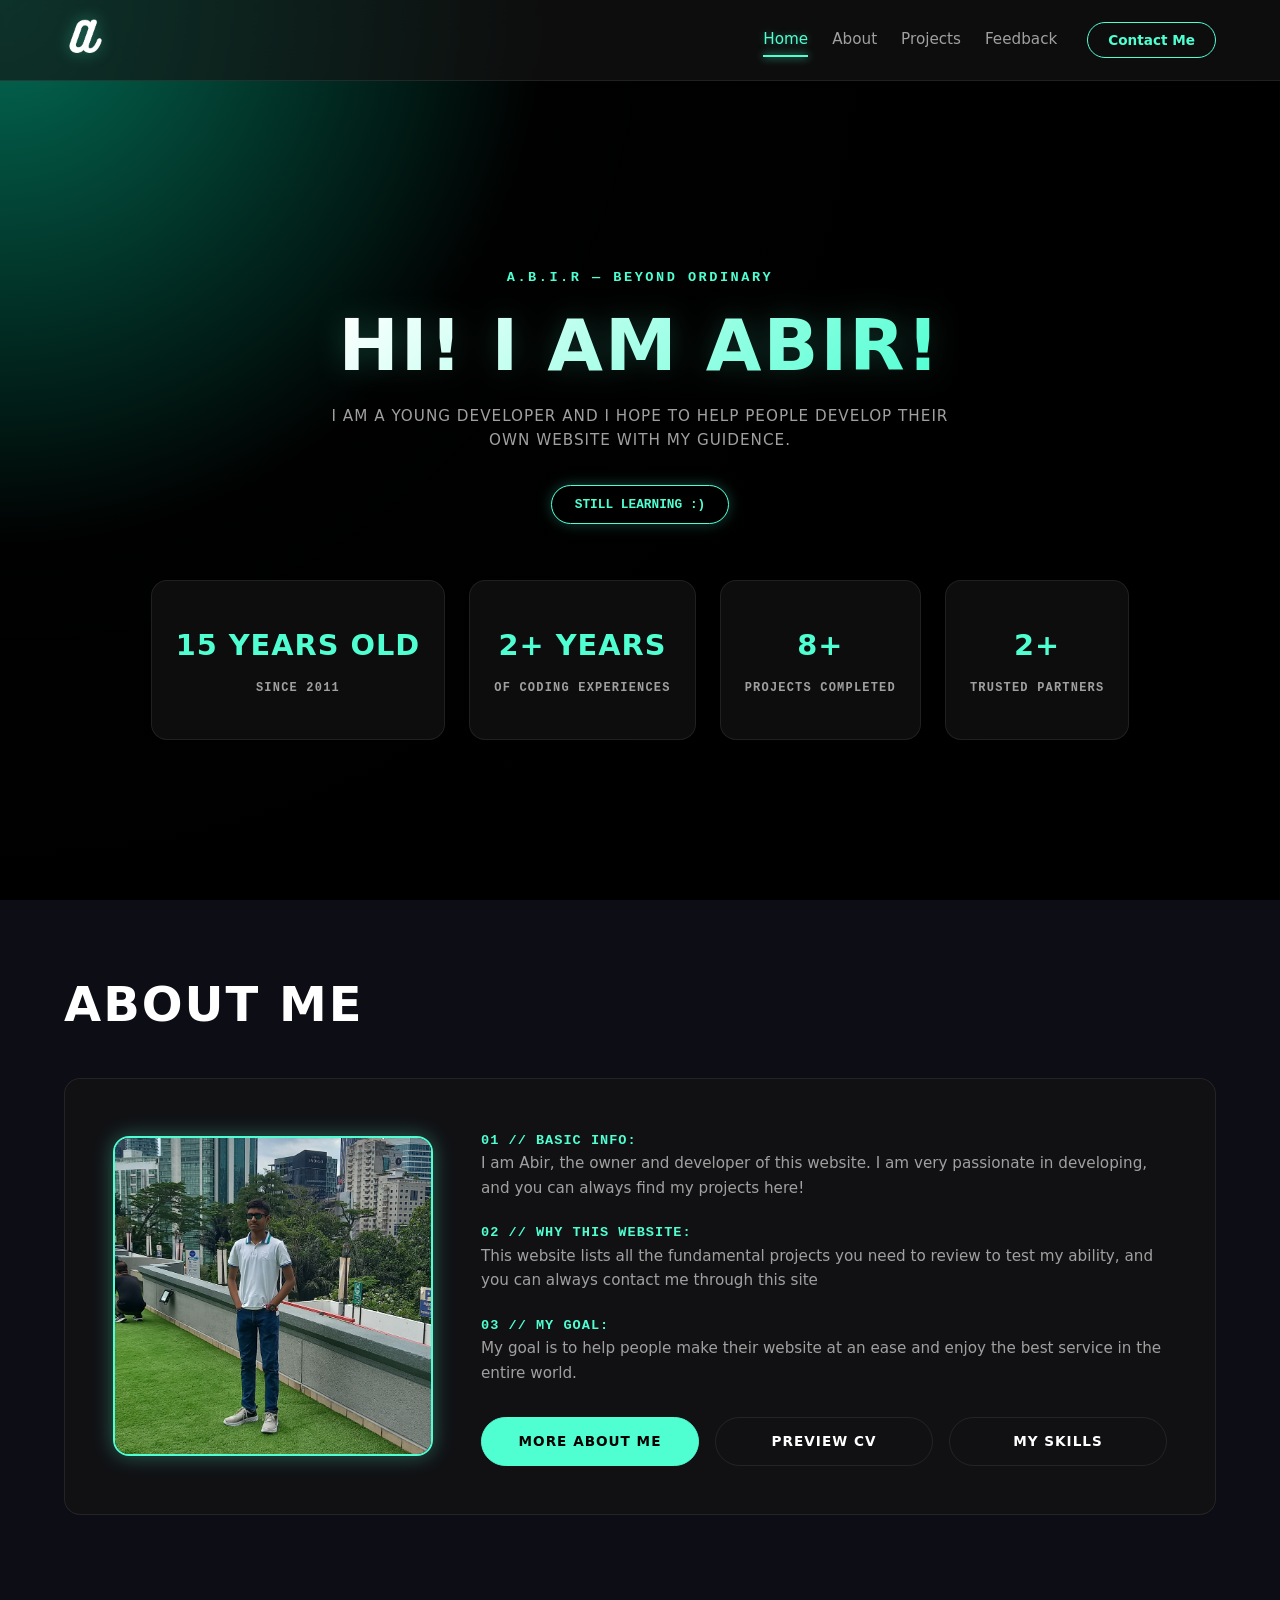
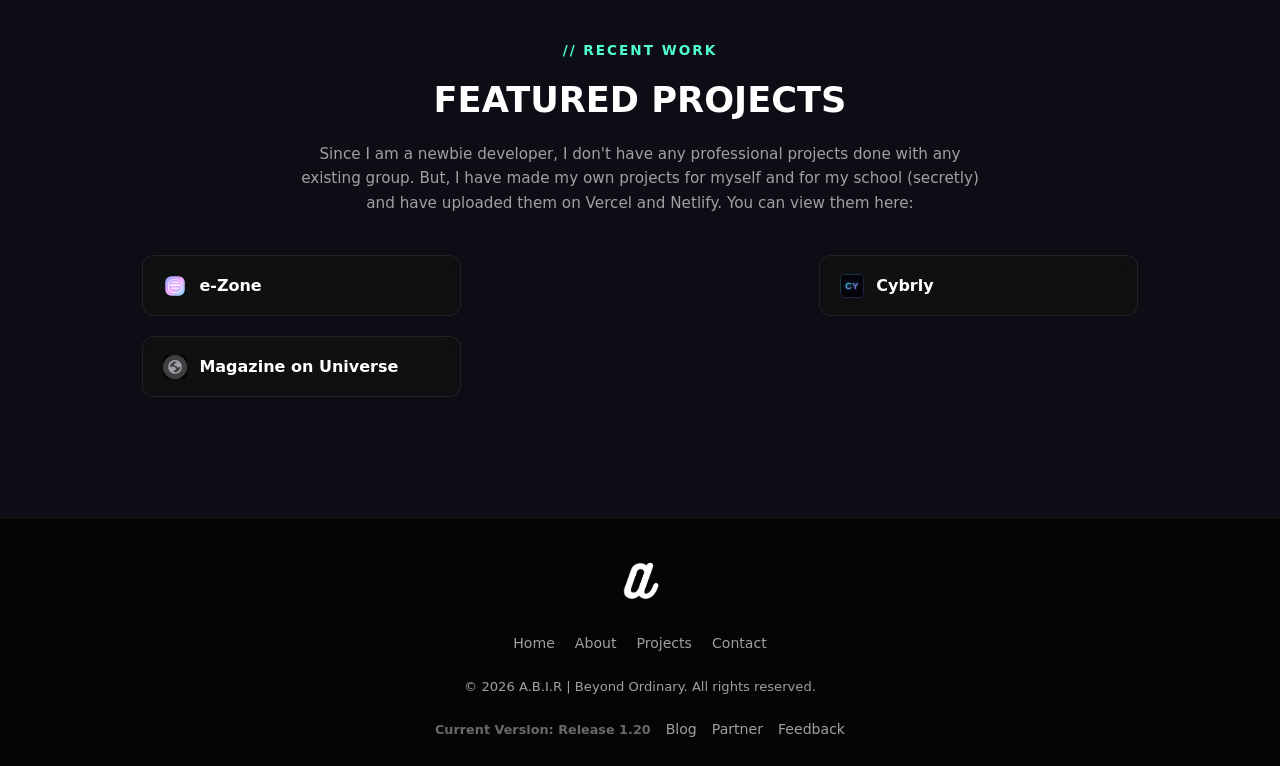
<file: index.html>
<!DOCTYPE html>
<html lang="en">
<head>
  <meta charset="UTF-8">
  <meta name="viewport" content="width=device-width, initial-scale=1.0">
  <title>A.B.I.R | Beyond Ordinary</title>
  <link rel="stylesheet" href="https://cdnjs.cloudflare.com/ajax/libs/font-awesome/6.5.1/css/all.min.css">
  <link rel="stylesheet" href="https://cdnjs.cloudflare.com/ajax/libs/font-awesome/6.5.1/css/all.min.css">
  <link rel="icon" href="/assets/images/icons/favicon.png" type="image/png">
  <link rel="stylesheet" href="css/index.css">
  <script src="js/components.js" defer></script>
  
</head>
<body>

  <div id="topbar"></div>
  
  <!--Main Body-->
  <section class="hero-section">
  <h1 class="hero-subtitle font-mono">A.B.I.R — BEYOND ORDINARY</h1>

  <h2 class="hero-title">Hi! I am Abir!</h2>

  <p class="hero-description">
    I am a young developer and I hope to help people develop their own website with my guidence.
  </p>

  <div class="hero-badge-container">
    <span class="hero-badge font-mono">STILL LEARNING :)</span>
  </div>

<div class="stats-grid">
  <a href="/pages/about.html" class="stat-card">
    <h3 class="stat-number">15 YEARS OLD</h3>
    <p class="stat-label font-mono">SINCE 2011</p>
  </a>

  <a href="/pages/about.html" class="stat-card">
    <h3 class="stat-number">2+ YEARS</h3>
    <p class="stat-label font-mono">OF CODING EXPERIENCES</p>
  </a>

  <a href="/pages/projects.html" class="stat-card">
    <h3 class="stat-number">8+</h3>
    <p class="stat-label font-mono">PROJECTS COMPLETED</p>
  </a>

  <a href="/pages/partners.html" class="stat-card">
    <h3 class="stat-number">2+</h3>
    <p class="stat-label font-mono">TRUSTED PARTNERS</p>
  </a>
</div>
</section>

<section class="about-section">
  <h2 class="section-title">ABOUT ME</h2>

  <div class="about-card">
<div class="about-me-picture">
  <img src="/assets/images/profiles/7.jpg" alt="Abir Profile Picture">
  <div class="img-caption font-mono">
    Abir Biswas — Developer and Owner of A.B.I.R
  </div>
</div>

    <div class="about-content">
      <div class="about-text">
        <p class="about-para">
          <strong class="font-mono text-accent">01 // BASIC INFO:</strong><br>
          I am Abir, the owner and developer of this website. I am very passionate in developing, and you can always find my projects here!
        </p>

        <p class="about-para">
          <strong class="font-mono text-accent">02 // WHY THIS WEBSITE:</strong><br>
          This website lists all the fundamental projects you need to review to test my ability, and you can always contact me through this site
        </p>

        <p class="about-para">
          <strong class="font-mono text-accent">03 // MY GOAL:</strong><br>
          My goal is to help people make their website at an ease and enjoy the best service in the entire world.
        </p>
      </div>

      <div class="about-actions">
        <a href="/pages/about.html" class="btn-about">More About Me</a>
        <a href="/pages/cv.html" class="btn-about btn-secondary">Preview CV</a>
        <a href="/pages/skills.html" class="btn-about btn-secondary">My Skills</a>
      </div>
    </div>
  </div>
</section>

<section class="projects-section" id="projects">
  <div class="projects-header">
    <p class="section-subtitle">// RECENT WORK</p>
    <h2 class="section-title">FEATURED PROJECTS</h2>
    <p class="section-description">
      Since I am a newbie developer, I don't have any professional projects done with any existing group. But, I have made my own projects for myself and for my school (secretly) and have uploaded them on Vercel and Netlify. You can view them here:
    </p>
  </div>
  <div class="projects-grid">

  <a href="https://e-zone-seven.vercel.app" target="_blank" class="project-card">
    <div class="card-header">
      <div class="site-info">
        <img src="/assets/images/icons/e-zone.svg" alt="e-Zone" class="favicon" onerror="this.src='https://via.placeholder.com/32/4fffd2/000000?text=E'">
        <span class="site-name">e-Zone</span>
      </div>
      <span class="host-badge host-vercel" title="Hosted on Vercel">V</span>
    </div>

    <div class="card-expandable-content">
      <div class="site-preview">
        <img src="/assets/images/background_preview/e-zone-preview.png" alt="e-Zone Preview" onerror="this.src='https://via.placeholder.com/400x200/151515/4fffd2?text=e-Zone+Preview'">
      </div>
      
      <p class="project-description">
        A modern e-book store site, hostedvon vercel allowes uservto visit the effect of vibe coding on a professional site. Developed solo by <a>Abir Biswas</a>.
      </p>

      <div class="tech-tags">
        <span class="tag">HTML</span>
        <span class="tag">CSS</span>
        <span class="tag">JS</span>
      </div>
    </div>
  </a>

  <a href="https://cybrly.netlify.app" target="_blank" class="project-card">
    <div class="card-header">
      <div class="site-info">
        <img src="/assets/images/icons/cybrly.svg" alt="Cybrly" class="favicon" onerror="this.src='https://via.placeholder.com/32/4fffd2/000000?text=C'">
        <span class="site-name">Cybrly</span>
      </div>
      <span class="host-badge host-netlify" title="Hosted on Netlify">N</span>
    </div>

    <div class="card-expandable-content">
      <div class="site-preview">
        <img src="/assets/images/background_preview/cybrly-preview.png" alt="Cybrly Preview" onerror="this.src='https://via.placeholder.com/400x200/151515/4fffd2?text=Cybrly+Preview'">
      </div>
      
      <p class="project-description">
        A futuristic cybersecurity dashboard & resource hub giving real-time data insights, interactive modules, and tech tools.
      </p>

      <div class="tech-tags">
        <span class="tag">HTML</span>
        <span class="tag">CSS</span>
        <span class="tag">JS</span>
      </div>
    </div>
  </a>

  <a href="https://galaxiesanduniverse.netlify.app" target="_blank" class="project-card">
    <div class="card-header">
      <div class="site-info">
        <img src="/assets/images/icons/default-favicon.png" alt="Magazine on Universe" class="favicon" onerror="this.src='https://via.placeholder.com/32/4fffd2/000000?text=U'">
        <span class="site-name">Magazine on Universe</span>
      </div>
      <span class="host-badge host-netlify" title="Hosted on Netlify">N</span>
    </div>

    <div class="card-expandable-content">
      <div class="site-preview">
        <img src="/assets/images/background_preview/galaxies-and-universe-preview.png" alt="Universe Magazine Preview" onerror="this.src='https://via.placeholder.com/400x200/151515/4fffd2?text=Universe+Magazine'">
      </div>
      
      <p class="project-description">
        An immersive digital magazine layout exploring space, astronomy, and cosmic discoveries with interactive article cards.
      </p>

      <div class="tech-tags">
        <span class="tag">HTML</span>
        <span class="tag">CSS</span>
        <span class="tag">JS</span>
      </div>
    </div>
  </a>

</div>
</section>

  <div id="footer"></div>

</body>
</html>
</file>
<file: css/index.css>
/* Import component styles (topbar & footer) */
@import url('/global.css');

/* Basic CSS Reset & General Setup */
* {
  margin: 0;
  padding: 0;
  box-sizing: border-box;
}

body {
  background-color: #0a0a0a; /* Dark theme to match your footer */
  color: #ffffff;
  font-family: system-ui, -apple-system, BlinkMacSystemFont, 'Segoe UI', Roboto, Oxygen, Ubuntu, Cantarell, sans-serif;
  min-height: 100vh;
  display: flex;
  flex-direction: column;
}

/* Keeps the footer pushed to the bottom if page content is short */
#topbar {
  width: 100%;
}

#footer {
  width: 100%;
  margin-top: auto; /* Magic layout rule: pushes footer to bottom */
}

/* Main Content Area (Optional styling for main body text/sections) */
main {
  width: 100%;
  max-width: 1200px;
  margin: 0 auto;
  padding: 2rem 1rem;
}

/* ==========================================================================
   HERO SECTION STYLES & ANIMATIONS
   ========================================================================== */
.hero-section {
  display: flex;
  flex-direction: column;
  align-items: center;
  justify-content: center;
  text-align: center;
  min-height: calc(100vh - 90px);
  padding: 4rem 1.5rem 3rem 1.5rem;
  max-width: 1200px;
  margin: 0 auto;
}

/* Subtitle (H1 small size) */
.hero-subtitle {
  font-size: 0.85rem;
  font-weight: 600;
  color: var(--accent-color, #4fffd2);
  letter-spacing: 2.5px;
  margin-bottom: 1rem;
  text-transform: uppercase;
  animation: fadeInDown 0.8s cubic-bezier(0.25, 1, 0.5, 1) forwards;
}

/* Main Big Title */
.hero-title {
  font-size: clamp(2.5rem, 6vw, 4.5rem);
  font-weight: 800;
  letter-spacing: 2px;
  line-height: 1.1;
  margin-bottom: 1.2rem;
  text-transform: uppercase;
  
  /* Gradient Text Effect */
  background: linear-gradient(135deg, #ffffff 0%, var(--accent-color, #4fffd2) 100%);
  -webkit-background-clip: text;
  -webkit-text-fill-color: transparent;
  background-clip: text;

  /* Subtle glow behind the gradient text */
  filter: drop-shadow(0 0 15px rgba(79, 255, 210, 0.2));

  /* Entrance Animation */
  animation: fadeInUp 0.8s cubic-bezier(0.25, 1, 0.5, 1) 0.1s forwards;
  opacity: 0;
}

/* Hero Description */
.hero-description {
  max-width: 650px;
  font-size: 0.95rem;
  color: var(--text-muted, #a0a0a0);
  line-height: 1.6;
  letter-spacing: 1px;
  text-transform: uppercase;
  margin-bottom: 2rem;
  animation: fadeInUp 0.8s cubic-bezier(0.25, 1, 0.5, 1) 0.2s forwards;
  opacity: 0;
}

/* Still Learning Badge */
.hero-badge-container {
  margin-bottom: 3.5rem;
  position: relative;
  display: inline-block;
  animation: fadeInUp 0.8s cubic-bezier(0.25, 1, 0.5, 1) 0.3s forwards;
  opacity: 0;
}

.hero-badge {
  position: relative;
  z-index: 2; /* Keeps badge text crisp and above the background glow */
  display: inline-block;
  padding: 0.5rem 1.4rem;
  font-size: 0.8rem;
  font-weight: 700;
  color: var(--accent-color, #4fffd2);
  border: 1px solid var(--accent-color, #4fffd2);
  border-radius: var(--radius-btn, 30px);
  background: var(--bg-dark, #000000); /* Dark center background to mask inner glow */
  text-transform: uppercase;
  transition: var(--transition-smooth, all 0.35s ease);
}

/* Pseudo-element that handles ONLY the breathing glow behind the border */
.hero-badge::before {
  content: '';
  position: absolute;
  top: 0;
  left: 0;
  right: 0;
  bottom: 0;
  z-index: -1;
  border-radius: var(--radius-btn, 30px);
  box-shadow: 0 0 15px var(--accent-color, #4fffd2);
  opacity: 0.3;
  animation: borderGlowBreathe 3s ease-in-out infinite;
}

/* Keyframes for the glowing background breath */
@keyframes borderGlowBreathe {
  0%, 100% {
    opacity: 0.25;
    box-shadow: 0 0 10px 1px var(--accent-glow, rgba(79, 255, 210, 0.35));
  }
  50% {
    opacity: 0.85;
    box-shadow: 0 0 25px 4px var(--accent-color, #4fffd2); /* Expands the outer ambient light */
  }
}

/* Stat Cards Grid */
.stats-grid {
  display: flex;
  flex-direction: row;
  grid-template-columns: repeat(auto-fit, minmax(230px, 1fr));
  gap: 1.5rem;
  width: 100%;
  animation: fadeInUp 0.8s cubic-bezier(0.25, 1, 0.5, 1) 0.4s forwards;
  opacity: 0;
}

/* Individual Stat Card */
/* Individual Stat Card */
.stat-card {
  background: var(--glass-bg, rgba(20, 20, 20, 0.65));
  border: 1px solid var(--glass-border, rgba(255, 255, 255, 0.08));
  backdrop-filter: blur(10px);
  -webkit-backdrop-filter: blur(10px);
  border-radius: var(--radius-card, 16px);
  padding: 2.5rem 1.5rem;
  display: flex;
  flex-direction: column;
  align-items: center;
  justify-content: center;
  gap: 0.5rem;
  
  /* Reset link styles */
  text-decoration: none;
  cursor: pointer;
  
  transition: var(--transition-smooth, all 0.35s cubic-bezier(0.25, 1, 0.5, 1));
}

.stat-card:hover {
  transform: translateY(-8px);
  border-color: var(--glass-hover-border, rgba(79, 255, 210, 0.4));
  box-shadow: 0 10px 30px -10px var(--accent-glow, rgba(79, 255, 210, 0.3));
}

/* Card Number Header */
.stat-number {
  font-size: 1.8rem;
  font-weight: 800;
  color: var(--accent-color, #4fffd2);
  letter-spacing: 1px;
}

/* Card Label Subtitle */
.stat-label {
  font-size: 0.75rem;
  font-weight: 600;
  color: var(--text-muted, #a0a0a0);
  letter-spacing: 1.2px;
  text-transform: uppercase;
}

/* Keyframe Animations */
@keyframes fadeInDown {
  from {
    opacity: 0;
    transform: translateY(-20px);
  }
  to {
    opacity: 1;
    transform: translateY(0);
  }
}

@keyframes fadeInUp {
  from {
    opacity: 0;
    transform: translateY(30px);
  }
  to {
    opacity: 1;
    transform: translateY(0);
  }
}

/* ==========================================================================
   ABOUT ME SECTION STYLES
   ========================================================================== */
.about-section {
  max-width: 1200px;
  margin: 4rem auto;
  padding: 0 1.5rem;
}

/* Section Title Outside Card */
.about-section .section-title {
  font-size: clamp(2rem, 4vw, 3rem);
  font-weight: 800;
  color: var(--text-main, #ffffff);
  letter-spacing: 2px;
  text-transform: uppercase;
  margin-bottom: 2rem;
  text-align: left;
}

/* Glassmorphic Main Card */
.about-card {
  background: var(--glass-bg, rgba(20, 20, 20, 0.65));
  border: 1px solid var(--glass-border, rgba(255, 255, 255, 0.08));
  backdrop-filter: blur(12px);
  -webkit-backdrop-filter: blur(12px);
  border-radius: var(--radius-card, 16px);
  padding: 3rem;
  display: grid;
  grid-template-columns: 320px 1fr;
  gap: 3rem;
  align-items: center;
  transition: border-color var(--transition-fast, 0.2s ease);
}

.about-card:hover {
  border-color: var(--glass-hover-border, rgba(79, 255, 210, 0.2));
}

/* Square Image Frame */
/* Image Frame Container */
.about-me-picture {
  position: relative;
  width: 100%;
  aspect-ratio: 1/1;
  border-radius: var(--radius-card, 16px);
  border: 2px solid var(--accent-color, #4fffd2);
  box-shadow: 0 0 20px var(--accent-glow, rgba(79, 255, 210, 0.35));
  overflow: hidden;
  transition: transform var(--transition-smooth, 0.35s ease), box-shadow var(--transition-smooth, 0.35s ease);
}

.about-me-picture:hover {
  transform: scale(1.02);
  box-shadow: 0 0 30px var(--accent-glow, rgba(79, 255, 210, 0.6));
}

/* Image Styling */
.about-me-picture img {
  width: 100%;
  height: 100%;
  object-fit: cover;
  display: block;
  transition: transform var(--transition-smooth, 0.35s ease), filter var(--transition-smooth, 0.35s ease);
}

/* Zoom & slight darken on image when hovered */
.about-me-picture:hover img {
  transform: scale(1.08);
  filter: brightness(0.7);
}

/* Hover Caption Overlay */
.about-me-picture .img-caption {
  position: absolute;
  bottom: 0;
  left: 0;
  width: 100%;
  padding: 1rem 0.8rem;
  background: linear-gradient(to top, rgba(0, 0, 0, 0.95) 0%, rgba(0, 0, 0, 0.6) 70%, transparent 100%);
  color: var(--accent-color, #4fffd2);
  font-size: 0.75rem;
  font-weight: 700;
  text-align: center;
  letter-spacing: 0.8px;
  line-height: 1.4;
  text-transform: uppercase;
  
  /* Initial hidden state */
  opacity: 0;
  transform: translateY(15px);
  transition: opacity var(--transition-smooth, 0.35s ease), transform var(--transition-smooth, 0.35s ease);
  pointer-events: none;
}

/* Reveal caption on hover */
.about-me-picture:hover .img-caption {
  opacity: 1;
  transform: translateY(0);
}

/* Right Content Layout */
.about-content {
  display: flex;
  flex-direction: column;
  gap: 2rem;
}

.about-text {
  display: flex;
  flex-direction: column;
  gap: 1.2rem;
}

.about-para {
  color: var(--text-muted, #a0a0a0);
  font-size: 0.95rem;
  line-height: 1.6;
}

.text-accent {
  color: var(--accent-color, #4fffd2);
  font-size: 0.85rem;
  letter-spacing: 1px;
}

/* Side-by-Side Buttons Grid/Flex */
.about-actions {
  display: flex;
  gap: 1rem;
  flex-wrap: wrap;
}

.btn-about {
  flex: 1;
  min-width: 140px;
  text-align: center;
  padding: 0.75rem 1.2rem;
  font-size: 0.85rem;
  font-weight: 700;
  text-transform: uppercase;
  letter-spacing: 1px;
  color: #000000;
  background-color: var(--accent-color, #4fffd2);
  border: 1.5px solid var(--accent-color, #4fffd2);
  border-radius: var(--radius-btn, 30px);
  text-decoration: none;
  transition: var(--transition-smooth, all 0.35s ease);
}

.btn-about:hover {
  background-color: transparent;
  color: var(--accent-color, #4fffd2);
  box-shadow: 0 0 15px var(--accent-glow, rgba(79, 255, 210, 0.35));
}

/* Secondary Button Style */
.btn-about.btn-secondary {
  background-color: transparent;
  color: var(--text-main, #ffffff);
  border-color: var(--glass-border, rgba(255, 255, 255, 0.2));
}

.btn-about.btn-secondary:hover {
  border-color: var(--accent-color, #4fffd2);
  color: var(--accent-color, #4fffd2);
  box-shadow: 0 0 15px var(--accent-glow, rgba(79, 255, 210, 0.35));
}

/* ==========================================================================
   HERO & STATS RESPONSIVENESS (320px - 600px)
   ========================================================================== */
@media screen and (max-width: 600px) {
  /* Prevent horizontal page scrolling */
  body, html {
    overflow-x: hidden;
  }

  .hero-section {
    padding: 5rem 1rem 2rem 1rem;
    width: 100%;
    box-sizing: border-box;
  }

  .hero-subtitle {
    font-size: 0.7rem;
    letter-spacing: 1px;
  }

  .hero-title {
    font-size: 2rem;
    line-height: 1.2;
  }

  .hero-description {
    font-size: 0.8rem;
    padding: 0 0.5rem;
  }

  /* Allow cards to fit on small mobile screens */
  .stats-grid {
    grid-template-columns: repeat(auto-fit, minmax(130px, 1fr));
    gap: 0.8rem;
    width: 100%;
  }

  .stat-card {
    padding: 1.5rem 0.8rem;
  }

  .stat-number {
    font-size: 1.2rem;
    text-align: center;
  }

  .stat-label {
    font-size: 0.65rem;
    text-align: center;
  }
}

/* ==========================================================================
   STAT CARDS MOBILE LAYOUT (Galaxy J2 & Small Devices)
   ========================================================================== */
@media screen and (max-width: 600px) {
  .stats-grid {
    /* Forces a clean 2-column layout */
    grid-template-columns: repeat(2, 1fr) !important;
    gap: 0.75rem !important;
    width: 100% !important;
    padding: 0 0.5rem;
    box-sizing: border-box;
  }

  .stat-card {
    padding: 1.25rem 0.6rem !important;
    min-height: 110px;
    display: flex;
    flex-direction: column;
    justify-content: center;
    align-items: center;
    text-align: center;
  }

  /* Main Big Numbers / Text */
  .stat-number {
    font-size: 1.1rem !important;
    line-height: 1.2 !important;
    margin-bottom: 0.25rem;
    word-break: normal;
  }

  /* Subtitle Label */
  .stat-label {
    font-size: 0.65rem !important;
    line-height: 1.2 !important;
    letter-spacing: 0.5px !important;
  }
}

/* ==========================================================================
   ABOUT ME SECTION RESPONSIVENESS
   ========================================================================== */
@media screen and (max-width: 768px) {
  .about-section {
    padding: 0 1rem;
    margin: 2rem auto;
  }

  .about-section .section-title {
    font-size: 1.8rem !important;
    text-align: center;
    margin-bottom: 1.5rem;
  }

  /* Stack Card Content Vertically */
  .about-card {
    grid-template-columns: 1fr !important; /* Single column layout */
    padding: 1.5rem 1.25rem !important;
    gap: 1.5rem !important;
  }

  /* Center and adjust square image frame */
  .about-me-picture {
    max-width: 240px;
    margin: 0 auto;
  }

  /* Text Adjustments */
  .about-content {
    gap: 1.2rem !important;
  }

  .about-text {
    gap: 1rem !important;
  }

  .about-para {
    font-size: 0.85rem !important;
    line-height: 1.5 !important;
  }

  .text-accent {
    font-size: 0.75rem !important;
  }

  /* Stack Action Buttons Vertically */
  .about-actions {
    flex-direction: column !important;
    width: 100%;
    gap: 0.6rem !important;
  }

  .btn-about {
    width: 100% !important;
    box-sizing: border-box;
    padding: 0.65rem 1rem !important;
    font-size: 0.75rem !important;
  }
}

/* ==========================================================================
   PROJECTS SECTION
   ========================================================================== */
.projects-section {
  padding: 60px 8%;
  max-width: 1200px;
  margin: 0 auto;
}

.projects-header {
  text-align: center;
  margin-bottom: 40px;
}

.section-subtitle {
  color: var(--accent-color, #4fffd2);
  font-size: 0.85rem;
  letter-spacing: 2px;
  font-weight: 600;
  margin-bottom: 8px;
}

.section-title {
  font-size: 2.2rem;
  font-weight: 700;
  color: #ffffff;
  margin-bottom: 12px;
}

.section-description {
  color: var(--text-muted, #a0a0a0);
  font-size: 0.95rem;
  max-width: 700px;
  margin: 0 auto;
  line-height: 1.6;
}

/* ==========================================================================
   PROJECTS GRID & EXPANDABLE HOVER CARDS
   ========================================================================== */
.projects-grid {
  display: grid;
  grid-template-columns: repeat(3, 1fr);
  gap: 20px;
  align-items: start; /* Essential for smooth vertical expansion */
}

/* Base Collapsed Card Style */
.project-card {
  background: rgba(18, 18, 18, 0.7);
  border: 1px solid var(--glass-border, rgba(255, 255, 255, 0.08));
  border-radius: 12px;
  padding: 16px 20px;
  text-decoration: none;
  color: inherit;
  display: flex;
  flex-direction: column;
  backdrop-filter: blur(10px);
  -webkit-backdrop-filter: blur(10px);
  overflow: hidden;
  transition: all 0.35s cubic-bezier(0.25, 1, 0.5, 1);
  box-sizing: border-box;
}

/* Hover State - Enlarges Card & Adds Glow */
.project-card:hover {
  background: rgba(25, 25, 25, 0.95);
  border-color: var(--accent-color, #4fffd2);
  box-shadow: 0 10px 30px rgba(79, 255, 210, 0.15);
  transform: translateY(-4px);
}

/* Top Header Bar inside Card */
.card-header {
  display: flex;
  align-items: center;
  justify-content: space-between;
  width: 100%;
}

.site-info {
  display: flex;
  align-items: center;
  gap: 12px;
}

.favicon {
  width: 24px;
  height: 24px;
  border-radius: 6px;
  object-fit: contain;
}

.site-name {
  font-weight: 600;
  font-size: 1rem;
  color: #ffffff;
  transition: color 0.3s ease;
}

.project-card:hover .site-name {
  color: var(--accent-color, #4fffd2);
}

/* Host Badges (N - Netlify / V - Vercel) */
.host-badge {
  font-size: 0.75rem;
  font-weight: 700;
  width: 22px;
  height: 22px;
  border-radius: 50%;
  display: flex;
  align-items: center;
  justify-content: center;
  /* Hidden by default, reveals on card hover */
  opacity: 0;
  transform: scale(0.8);
  transition: all 0.3s ease;
}

.host-netlify {
  background: rgba(32, 194, 203, 0.2);
  color: #20c2cb;
  border: 1px solid #20c2cb;
}

.host-vercel {
  background: rgba(255, 255, 255, 0.2);
  color: #ffffff;
  border: 1px solid #ffffff;
}

.project-card:hover .host-badge {
  opacity: 1;
  transform: scale(1);
}

/* Expandable Content (Hidden in collapsed state) */
.card-expandable-content {
  max-height: 0;
  opacity: 0;
  overflow: hidden;
  transition: all 0.4s ease-in-out;
}

/* Revealed on Hover */
.project-card:hover .card-expandable-content {
  max-height: 400px;
  opacity: 1;
  margin-top: 16px;
}

/* Site Preview Image Frame */
.site-preview {
  width: 100%;
  border-radius: 8px;
  overflow: hidden;
  border: 1px solid rgba(255, 255, 255, 0.05);
  margin-bottom: 12px;
}

.site-preview img {
  width: 100%;
  height: auto;
  display: block;
  object-fit: cover;
}

/* Project Description Text */
.project-description {
  font-size: 0.82rem;
  color: var(--text-muted, #a0a0a0);
  line-height: 1.5;
  margin-bottom: 14px;
}

/* Tech Style Tags */
.tech-tags {
  display: flex;
  gap: 8px;
  flex-wrap: wrap;
}

.tag {
  font-size: 0.7rem;
  font-weight: 600;
  color: var(--accent-color, #4fffd2);
  background: rgba(79, 255, 210, 0.1);
  padding: 4px 10px;
  border-radius: 4px;
  border: 1px solid rgba(79, 255, 210, 0.2);
}

/* ==========================================================================
   RESPONSIVENESS (TABLET & MOBILE)
   ========================================================================== */
@media (max-width: 900px) {
  .projects-grid {
    grid-template-columns: 1fr; /* Stacks vertically on mobile */
    gap: 16px;
  }

  /* On touch/mobile screens, keep the expanded details visible by default */
  .card-expandable-content {
    max-height: 400px !important;
    opacity: 1 !important;
    margin-top: 14px;
  }

  .host-badge {
    opacity: 1 !important;
    transform: scale(1) !important;
  }

  .section-title {
    font-size: 1.7rem;
  }
}
</file>
